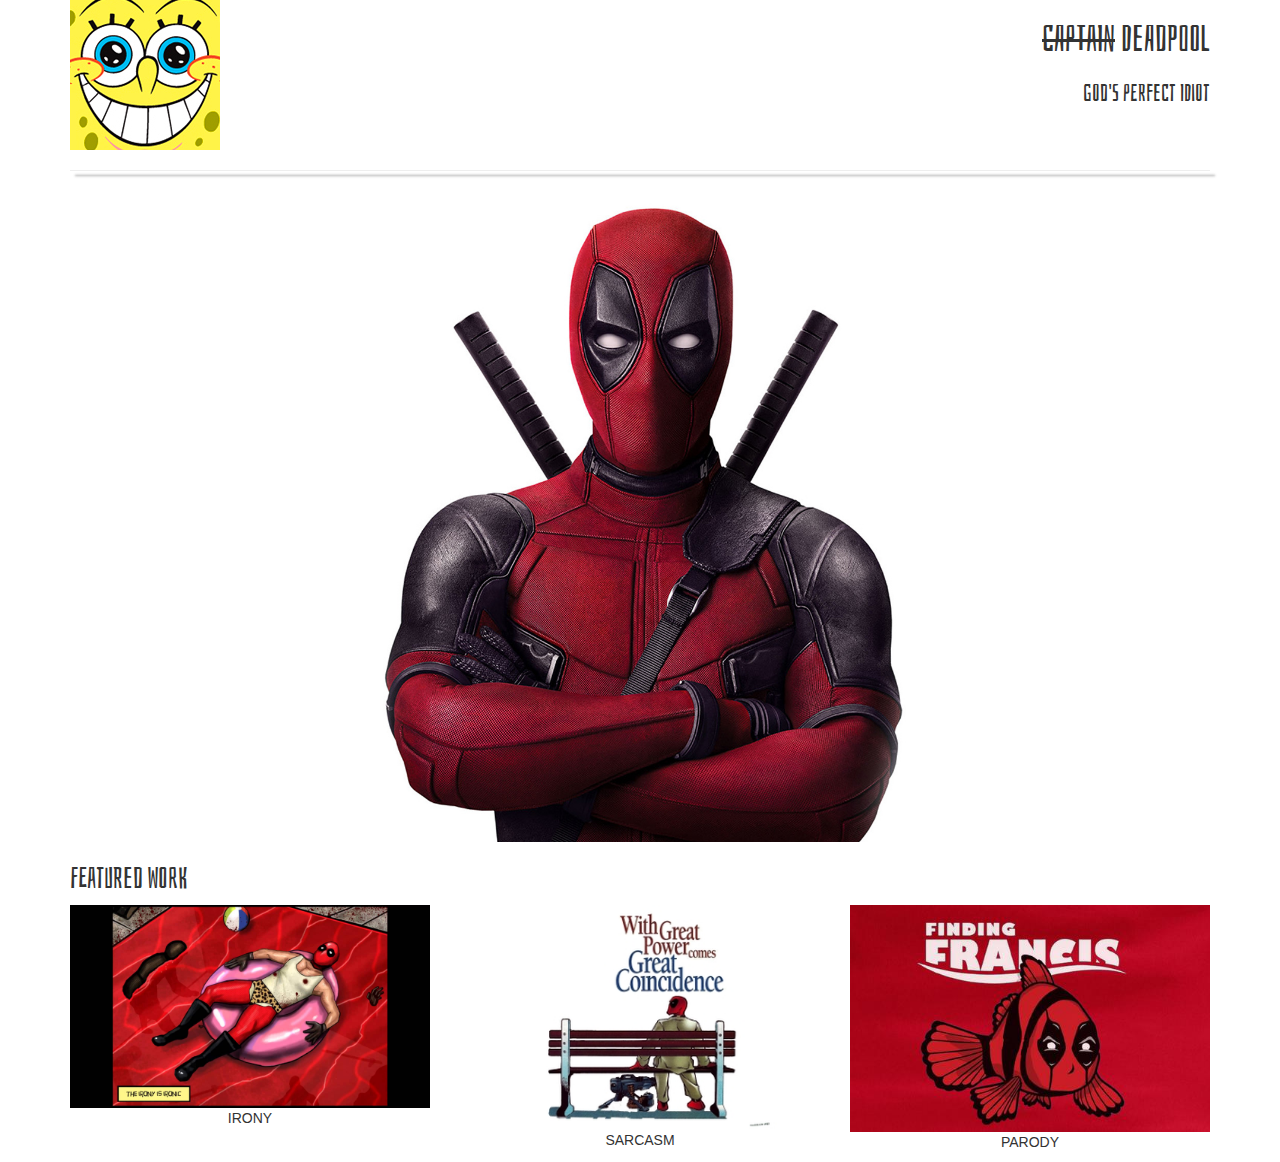
<file: pro4portfolio/index.html>
<!DOCTYPE html>
<html lang="en">

<head>
    <meta charset="UTF-8">
    <meta name="viewport" content="width=device-width, initial-scale=1.0">
    <title>Portfolio by KARTIK</title>
    <link href="css/bootstrap.min.css" rel="stylesheet">
    <link href="css/style.css" rel="stylesheet">
    <link href="https://fonts.googleapis.com/css?family=Bahiana" rel="stylesheet">
</head>

<body>
    <div class="container">
        <header class="row">
            <div class="col-md-6">
                <img src="images/spongebob150x150.png" class="img-responsive" alt="image">
            </div>
            <div class="col-md-6 header">
                <h1><del>Captain</del> Deadpool</h1>
                <h3>God's perfect idiot</h3>
            </div>
        </header>
        <hr>
        <div class="row section">
            <div class="col-md-12">
                <img src="images/dead1.jpg" class="img-responsive centrepic" alt="image">
            </div>
        </div>
        <div class="row">
            <div class="col-md-12">
                <h2>Featured Work</h2>
            </div>
        </div>
        <footer class="row">
            <div class="col-md-4">
                <img src="images/dead6.jpg" class="img-responsive irony" alt="image">
                <p>IRONY</p>
            </div>
            <div class="col-md-4">
                <img src="images/dead4.jpg" class="img-responsive" alt="image">
                <p>SARCASM</p>
            </div>
            <div class="col-md-4">
                <img src="images/dead5.jpg" class="img-responsive" alt="image">
                <p>PARODY</p>
            </div>
        </footer>
    </div>
</body>

</html>
</file>
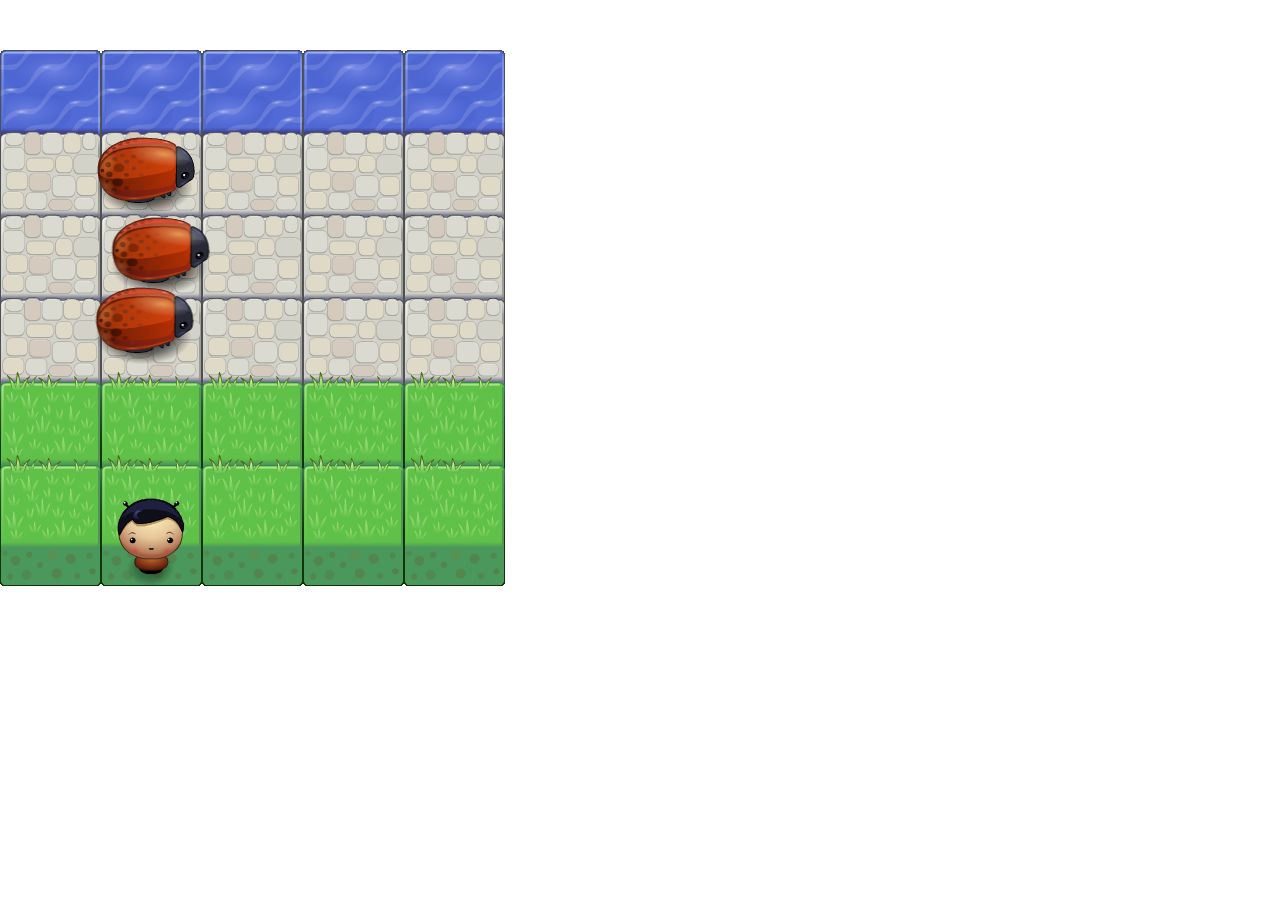
<file: pro6arcadegame/index.html>
<!DOCTYPE html>
<html>
<head>
    <meta charset="UTF-8">
    <title>Effective JavaScript: Frogger</title>
    <link rel="stylesheet" href="css/style.css">
</head>
<body>
    <script src="js/resources.js"></script>
    <script src="js/app.js"></script>
    <script src="js/engine.js"></script>
</body>
</html>
</file>
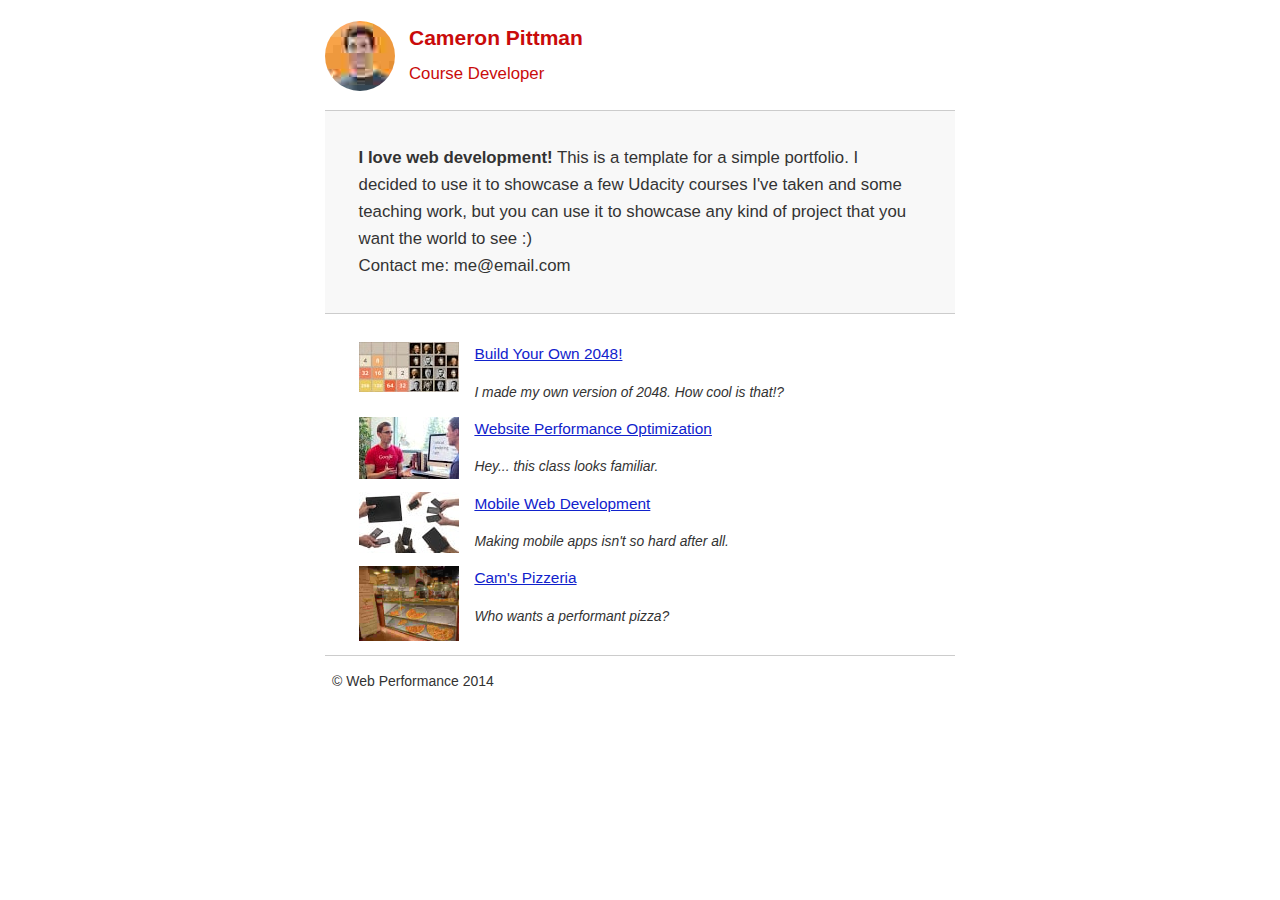
<file: pro7weboptimisation/index.html>
<!DOCTYPE html>
<html lang="en">
  <head>
    <meta charset="utf-8">
    <meta name="viewport" content="width=device-width, initial-scale=1">
    <meta name="description" content=" FILL ME IN ">
    <meta name="author" content=" FILL ME IN ">
    <title>Cameron Pittman: Portfolio</title>
    <style>
    html {
      font-size: 100%;
      overflow-y: scroll;
      -webkit-tap-highlight-color: rgba(0,0,0,0);
      -ms-text-size-adjust: 100%;
      -webkit-text-size-adjust: none;
    }
    body { margin: 0; font-size: 14px; line-height: 1.61; font-weight: 400; }
    body, button, input, select, textarea { font-family: 'Open Sans', sans-serif; color: #333; }

    a { color: #12C; }
    a:visited { color: #61C; }
    a:focus { outline: thin dotted; }
    a:hover, a:active { color: #c00; outline: 0; }

    b, strong { font-weight: bold; }
    pre, code { font-family: monospace, monospace; font-size: 1em; }
    ul, ol { margin: 1em 0; padding: 0 0 0 20px; }
    img { border: 0; max-width: 100%; }

    body { background: #fff; }
    header, footer, .container { max-width: 45em; margin: 0 auto; }

    header { padding: 0 0.5em; color: #C90B0B; }
    header img { border-radius: 40px; float: left; }
    header p { font-size:1.5em; font-weight: bold; padding-left: 4em;}
    header p span { font-size: 0.8em; font-weight: normal;}

    .hero { padding: 2em; background-color: #f8f8f8; font-size:1.2em;
      border-bottom: 1px solid #ccc;
      border-top: 1px solid #ccc;
    }

    .content { padding: 1em 1em; }
    .content li { list-style-type: none; font-size: 1.1em;}
    li img { float:left; padding-right: 1em; }
    li p { font-size: 0.9em; font-style: italic; }

    footer {
      padding: 0 0.5em;
      border-top: 1px solid #ccc;
    }
    footer span { float: right; font-style: italic; }

    @media only screen and (max-width: 480px) {
      body { font-size: 12px;}
      header p { padding-left: 4.5em;}
    }
    </style>
    <link href="css/print.css" rel="stylesheet" media="print">

    <script>
      (function(w,g){w['GoogleAnalyticsObject']=g;
      w[g]=w[g]||function(){(w[g].q=w[g].q||[]).push(arguments)};w[g].l=1*new Date();})(window,'ga');
      ga('create', 'UA-XXXX-Y');
      ga('send', 'pageview');
    </script>
    <script async src="http://www.google-analytics.com/analytics.js"</script>
    <script async src="js/perfmatters.js"></script>
  </head>
  <body>
    <header>
      <a href="/"><img src="img/profilepic.jpg"></a>
      <p>Cameron Pittman<br><span>Course Developer</span></p>
    </header>
    <div class="container">
      <div class="hero">
        <strong>I love web development!</strong> This is a template for a simple portfolio. I decided to use it to showcase a few Udacity courses I've taken and some teaching work, but you can use it to showcase any kind of project that you want the world to see :) <br> Contact me: me@email.com
      </div>
      <div class="content">
        <ul>
          <li>
            <img src="img/2048thumb.jpg">
            <a href="project-2048.html">Build Your Own 2048!</a>
            <p>I made my own version of 2048. How cool is that!?</p>
          </li>
          <li>
            <img src="img/webthumb.jpg">
            <a href="project-webperf.html">Website Performance Optimization</a>
            <p>Hey... this class looks familiar.</p>
          </li>
          <li>
            <img src="img/mobilethumb.jpg">
            <a href="project-mobile.html">Mobile Web Development</a>
            <p>Making mobile apps isn't so hard after all.</p>
          </li>
          <li>
            <img style="width: 100px;" src="views/images/pizzeria1.jpg">
            <a href="views/pizza.html">Cam's Pizzeria</a>
            <p>Who wants a performant pizza?</p>
          </li>
        </ul>
      </div>
      <footer>
        <p>&copy; Web Performance 2014 <span id="crp-stats"></span></p>
      </footer>
    </div>
  </body>
</html>
</file>
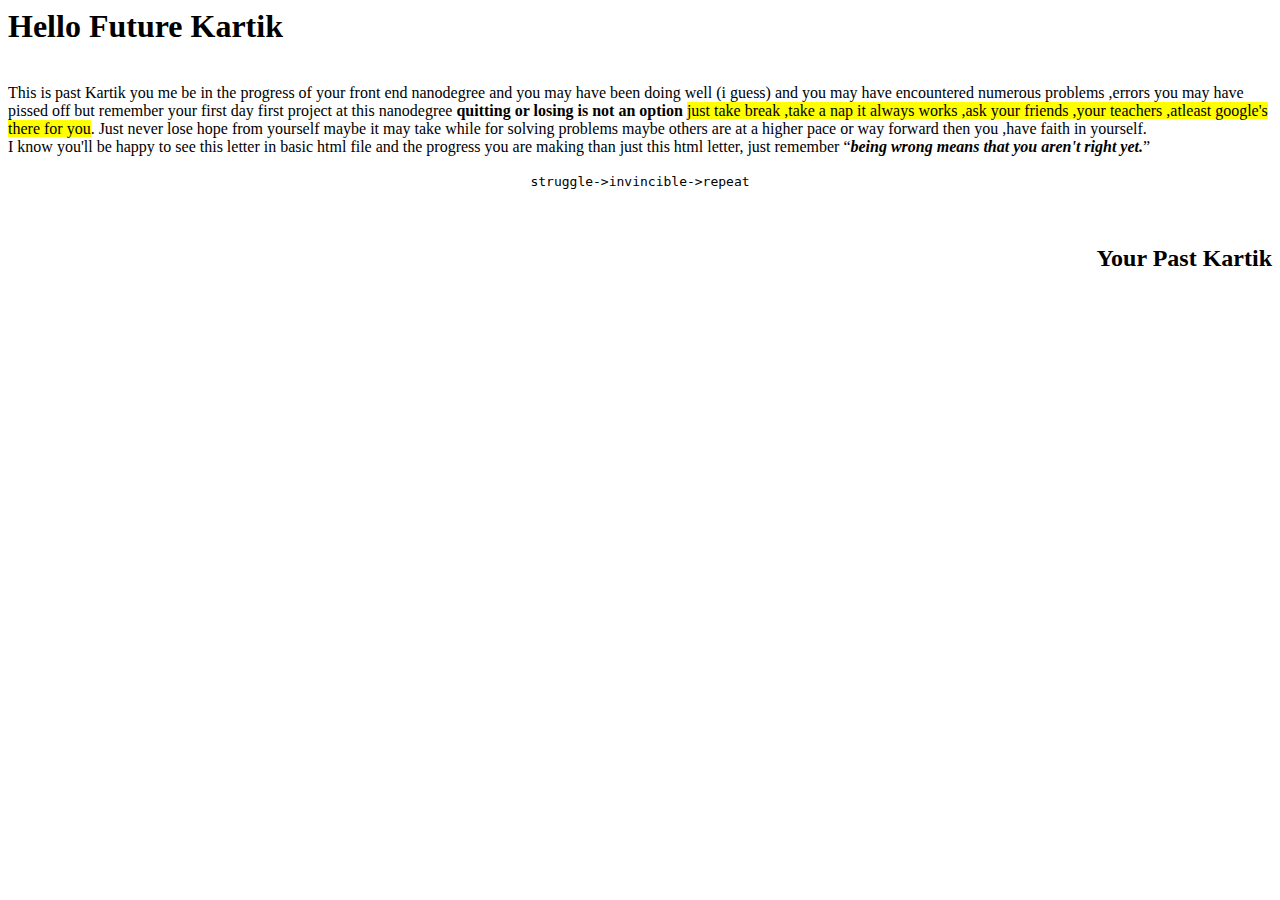
<file: pro1letter to future/lettertokartik.html>
<html>
<h1>Hello Future Kartik</h1><br>
This is past Kartik you me be in the progress of your front end nanodegree and you may have been doing well (i guess) and you may have encountered numerous problems ,errors you may have pissed off but remember your first day first project at this nanodegree <b>quitting or losing is not an option</b> <mark>just take break ,take a nap it always works ,ask your friends ,your teachers ,atleast google's there for you</mark>. Just never lose hope from yourself maybe it may take while for solving problems maybe others are at a higher pace or way forward then you ,have faith in yourself.<br>
I know you'll be happy to see this letter in basic html file and the progress you are making than just this html letter, just remember <q><b><i>being wrong means that you aren't right yet.</i></b></q><br><br>
<center><code>struggle->invincible->repeat</code></center><br><br>
<div align=right><h2>Your Past Kartik</h2></div>
</html>
</file>
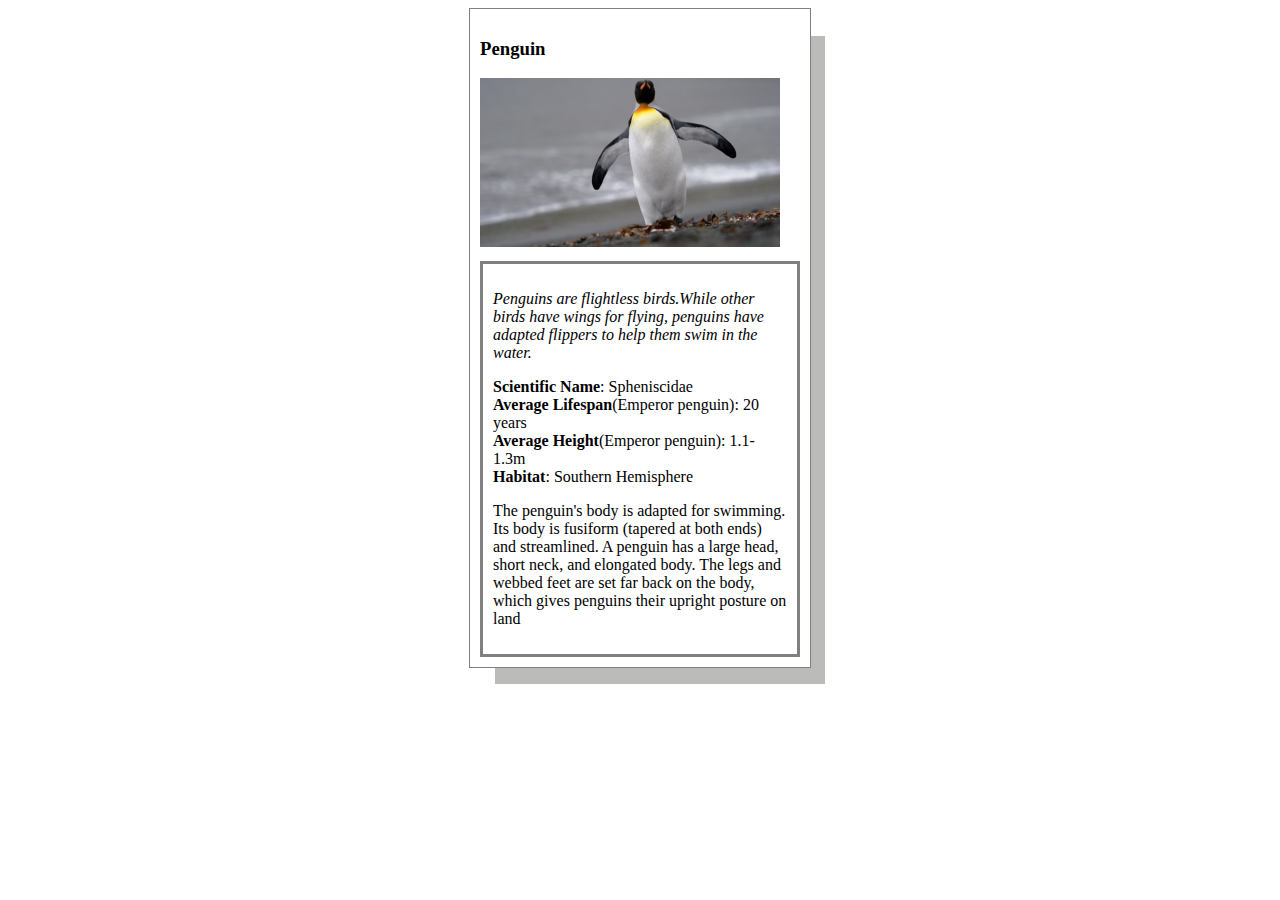
<file: pro3fend-animal-trading-cards-master/card.html>
<!DOCTYPE html>
<html>
<head>
	<meta charset="utf-8">
	<link href="styles.css" rel="stylesheet" type="text/css">
	<title>Animal Trading Cards</title>
</head>
<body>
	<div class="penguin-card">
		<h3>Penguin</h3>
		<img src="penguin.png" alt="penguin" class="penguin-image">
		<div class="penguin-description">
			<p><em>Penguins are flightless birds.While other birds have wings for flying, penguins have adapted flippers to help them swim in the water.</em></p>
			<ul class="penguin-facts">
				<li><span><strong>Scientific Name</strong></span>: Spheniscidae</li>
				<li><span><strong>Average Lifespan</strong>(Emperor penguin)</span>: 20 years</li>
				<li><span><strong>Average Height</strong>(Emperor penguin)</span>: 1.1-1.3m</li>
				<li><span><strong>Habitat</strong></span>: Southern Hemisphere</li>
			</ul>
			<p>The penguin's body is adapted for swimming. Its body is fusiform (tapered at both ends) and streamlined. A penguin has a large head, short neck, and elongated body. The legs and webbed feet are set far back on the body, which gives penguins their upright posture on land</p>
		</div>
	</div>
</body>
</html>
</file>
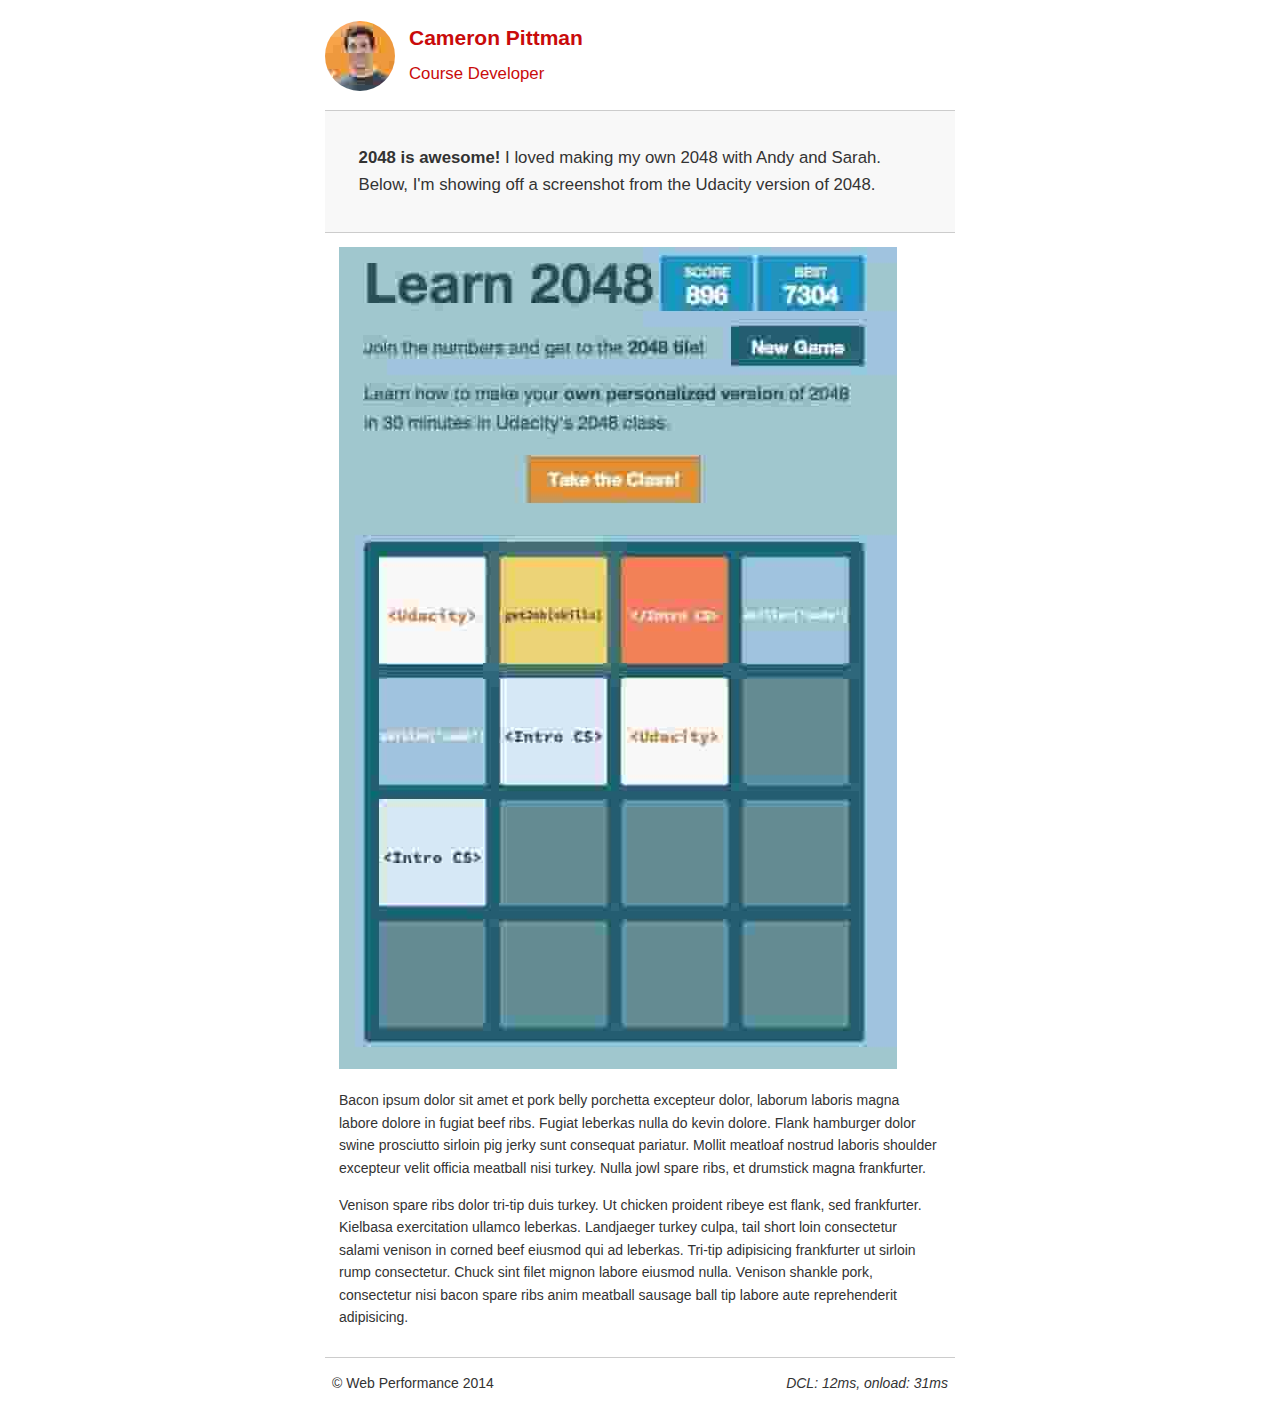
<file: pro7weboptimisation/project-2048.html>
<!DOCTYPE html>
<html lang="en">
  <head>
    <meta charset="utf-8">
    <meta name="viewport" content="width=device-width, initial-scale=1">
    <meta name="description" content=" FILL ME IN ">
    <meta name="author" content=" FILL ME IN ">
    <title>Cameron Pittman: Portfolio</title>
    <link href="css/style.css" rel="stylesheet">
    <link href="css/print.css" rel="stylesheet" media="print">
    <script>
      (function(w,g){w['GoogleAnalyticsObject']=g;
      w[g]=w[g]||function(){(w[g].q=w[g].q||[]).push(arguments)};w[g].l=1*new Date();})(window,'ga');
      ga('create', 'UA-XXXX-Y');
      ga('send', 'pageview');
    </script>
    <script async src="//www.google-analytics.com/analytics.js"></script>
    <script async src="js/perfmatters.js"></script>
  </head>
  <body>
    <header>
      <a href="/"><img src="img/profilepic.jpg"></a>
      <p>Cameron Pittman<br><span>Course Developer</span></p>
    </header>
    <div class="container">
      <div class="hero">
        <strong>2048 is awesome!</strong> I loved making my own 2048 with Andy and Sarah. Below, I'm showing off a screenshot from the Udacity version of 2048.
      </div>
      <div class="content">
        <img class="img-responsive" src="img/20481.jpg" alt="2048">
        <p>Bacon ipsum dolor sit amet et pork belly porchetta excepteur dolor, laborum laboris magna labore dolore in fugiat beef ribs. Fugiat leberkas nulla do kevin dolore. Flank hamburger dolor swine prosciutto sirloin pig jerky sunt consequat pariatur. Mollit meatloaf nostrud laboris shoulder excepteur velit officia meatball nisi turkey. Nulla jowl spare ribs, et drumstick magna frankfurter.</p>
        <p>Venison spare ribs dolor tri-tip duis turkey. Ut chicken proident ribeye est flank, sed frankfurter. Kielbasa exercitation ullamco leberkas. Landjaeger turkey culpa, tail short loin consectetur salami venison in corned beef eiusmod qui ad leberkas. Tri-tip adipisicing frankfurter ut sirloin rump consectetur. Chuck sint filet mignon labore eiusmod nulla. Venison shankle pork, consectetur nisi bacon spare ribs anim meatball sausage ball tip labore aute reprehenderit adipisicing.</p>
    </div>
    <footer>
      <p>&copy; Web Performance 2014 <span id="crp-stats"></span></p>
    </footer>
  </body>
</html>
</file>
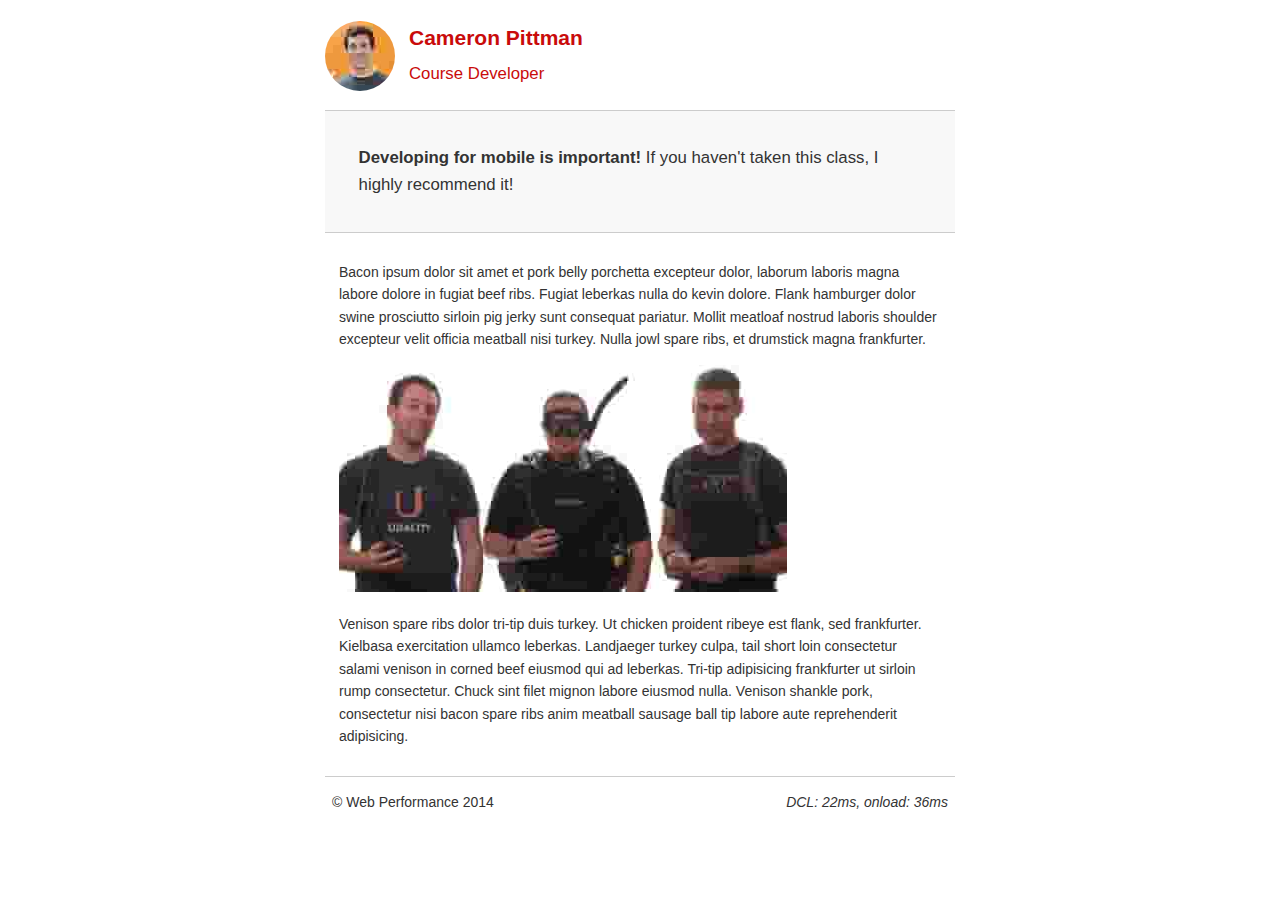
<file: pro7weboptimisation/project-mobile.html>
<!DOCTYPE html>
<html lang="en">
  <head>
    <meta charset="utf-8">
    <meta name="viewport" content="width=device-width, initial-scale=1">
    <meta name="description" content=" FILL ME IN ">
    <meta name="author" content=" FILL ME IN ">
    <title>Cameron Pitman: Portfolio</title>
    <link href="css/style.css" rel="stylesheet">
    <link href="css/print.css" rel="stylesheet" media ="print">
    <script>
      (function(w,g){w['GoogleAnalyticsObject']=g;
      w[g]=w[g]||function(){(w[g].q=w[g].q||[]).push(arguments)};w[g].l=1*new Date();})(window,'ga');
      ga('create', 'UA-XXXX-Y');
      ga('send', 'pageview');
    </script>
    <script async src="http://www.google-analytics.com/analytics.js"></script>
    <script async src="js/perfmatters.js"></script>
  </head>
  <body>
    <header>
      <a href="/"><img src="img/profilepic.jpg"></a>
      <p>Cameron Pittman<br><span>Course Developer</span></p>
    </header>
    <div class="container">
      <div class="hero">
        <strong>Developing for mobile is important!</strong> If you haven't taken this class, I highly recommend it!
      </div>
      <div class="content">
        <p>Bacon ipsum dolor sit amet et pork belly porchetta excepteur dolor, laborum laboris magna labore dolore in fugiat beef ribs. Fugiat leberkas nulla do kevin dolore. Flank hamburger dolor swine prosciutto sirloin pig jerky sunt consequat pariatur. Mollit meatloaf nostrud laboris shoulder excepteur velit officia meatball nisi turkey. Nulla jowl spare ribs, et drumstick magna frankfurter.</p>
        <img src="img/mobilewebdev1.jpg">
        <p>Venison spare ribs dolor tri-tip duis turkey. Ut chicken proident ribeye est flank, sed frankfurter. Kielbasa exercitation ullamco leberkas. Landjaeger turkey culpa, tail short loin consectetur salami venison in corned beef eiusmod qui ad leberkas. Tri-tip adipisicing frankfurter ut sirloin rump consectetur. Chuck sint filet mignon labore eiusmod nulla. Venison shankle pork, consectetur nisi bacon spare ribs anim meatball sausage ball tip labore aute reprehenderit adipisicing.</p>
    </div>
    <footer>
      <p>&copy; Web Performance 2014 <span id="crp-stats"></span></p>
    </footer>
  </body>
</html>
</file>
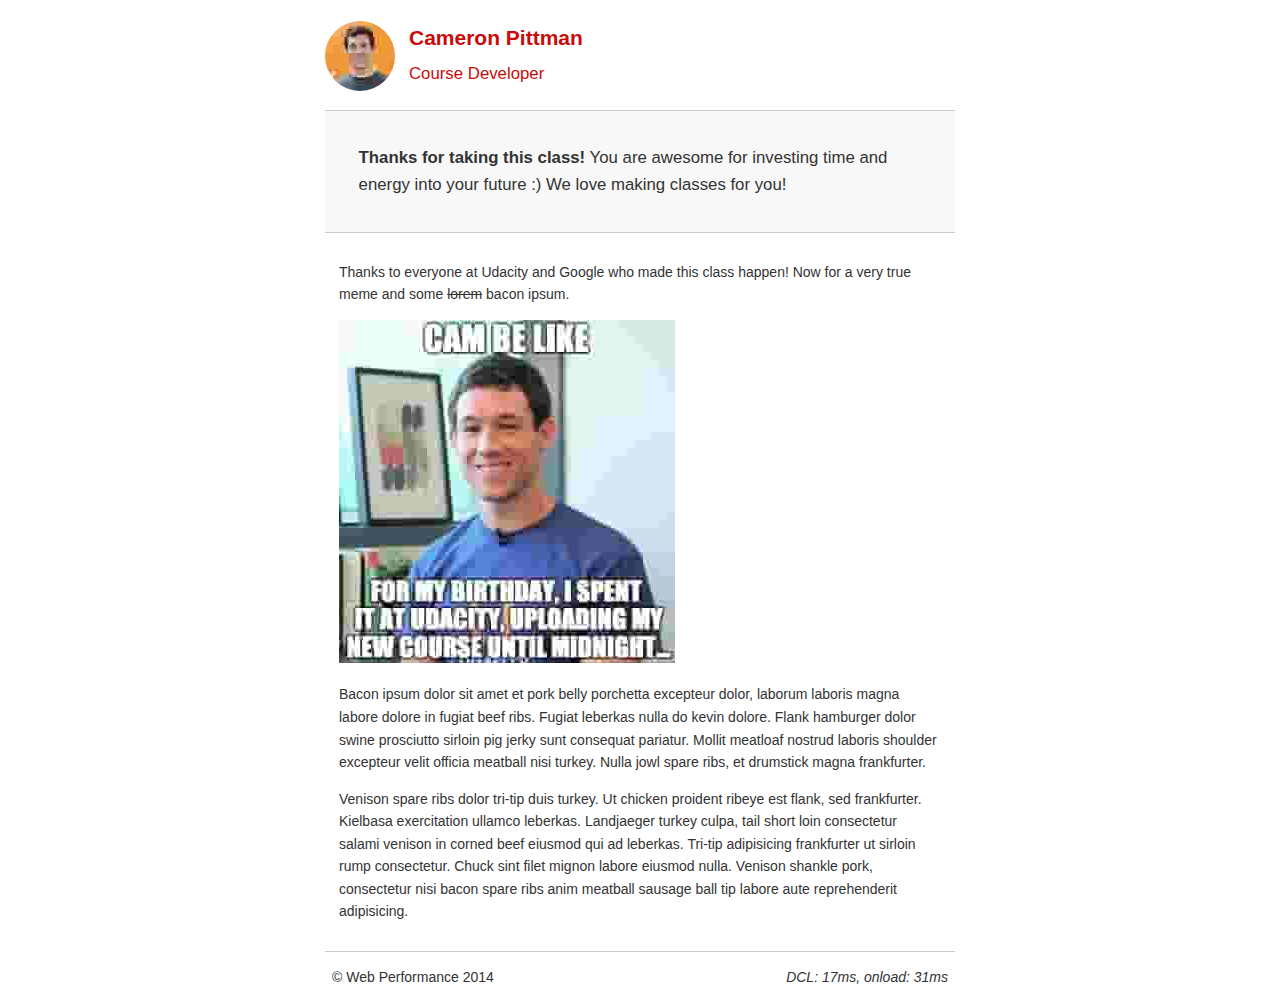
<file: pro7weboptimisation/project-webperf.html>
<!DOCTYPE html>
<html lang="en">
  <head>
    <meta charset="utf-8">
    <meta name="viewport" content="width=device-width, initial-scale=1">
    <meta name="description" content=" FILL ME IN ">
    <meta name="author" content=" FILL ME IN ">
    <title>Cameron Pittman: Portfolio</title>
    <link href="css/style.css" rel="stylesheet">
    <link href="css/print.css" rel="stylesheet" media="print">
    <script>
      (function(w,g){w['GoogleAnalyticsObject']=g;
      w[g]=w[g]||function(){(w[g].q=w[g].q||[]).push(arguments)};w[g].l=1*new Date();})(window,'ga');
      ga('create', 'UA-XXXX-Y');
      ga('send', 'pageview');
    </script>
    <script async src="http://www.google-analytics.com/analytics.js"></script>
    <script async src="js/perfmatters.js"></script>
  </head>
  <body>
    <header>
      <a href="/"><img src="img/profilepic.jpg"></a>
      <p>Cameron Pittman<br><span>Course Developer</span></p>
    </header>
    <div class="container">
      <div class="hero">
        <strong>Thanks for taking this class!</strong> You are awesome for investing time and energy into your future :) We love making classes for you!
      </div>
      <div class="content">
        <p>Thanks to everyone at Udacity and Google who made this class happen! Now for a very true meme and some <strike>lorem</strike> bacon ipsum.</p>
        <img src="img/cam_be_like1.jpg">
        <p>Bacon ipsum dolor sit amet et pork belly porchetta excepteur dolor, laborum laboris magna labore dolore in fugiat beef ribs. Fugiat leberkas nulla do kevin dolore. Flank hamburger dolor swine prosciutto sirloin pig jerky sunt consequat pariatur. Mollit meatloaf nostrud laboris shoulder excepteur velit officia meatball nisi turkey. Nulla jowl spare ribs, et drumstick magna frankfurter.</p>
        <p>Venison spare ribs dolor tri-tip duis turkey. Ut chicken proident ribeye est flank, sed frankfurter. Kielbasa exercitation ullamco leberkas. Landjaeger turkey culpa, tail short loin consectetur salami venison in corned beef eiusmod qui ad leberkas. Tri-tip adipisicing frankfurter ut sirloin rump consectetur. Chuck sint filet mignon labore eiusmod nulla. Venison shankle pork, consectetur nisi bacon spare ribs anim meatball sausage ball tip labore aute reprehenderit adipisicing.</p>
      </div>
      <footer>
      <p>&copy; Web Performance 2014 <span id="crp-stats"></span></p>
    </footer>
  </body>
</html>
</file>
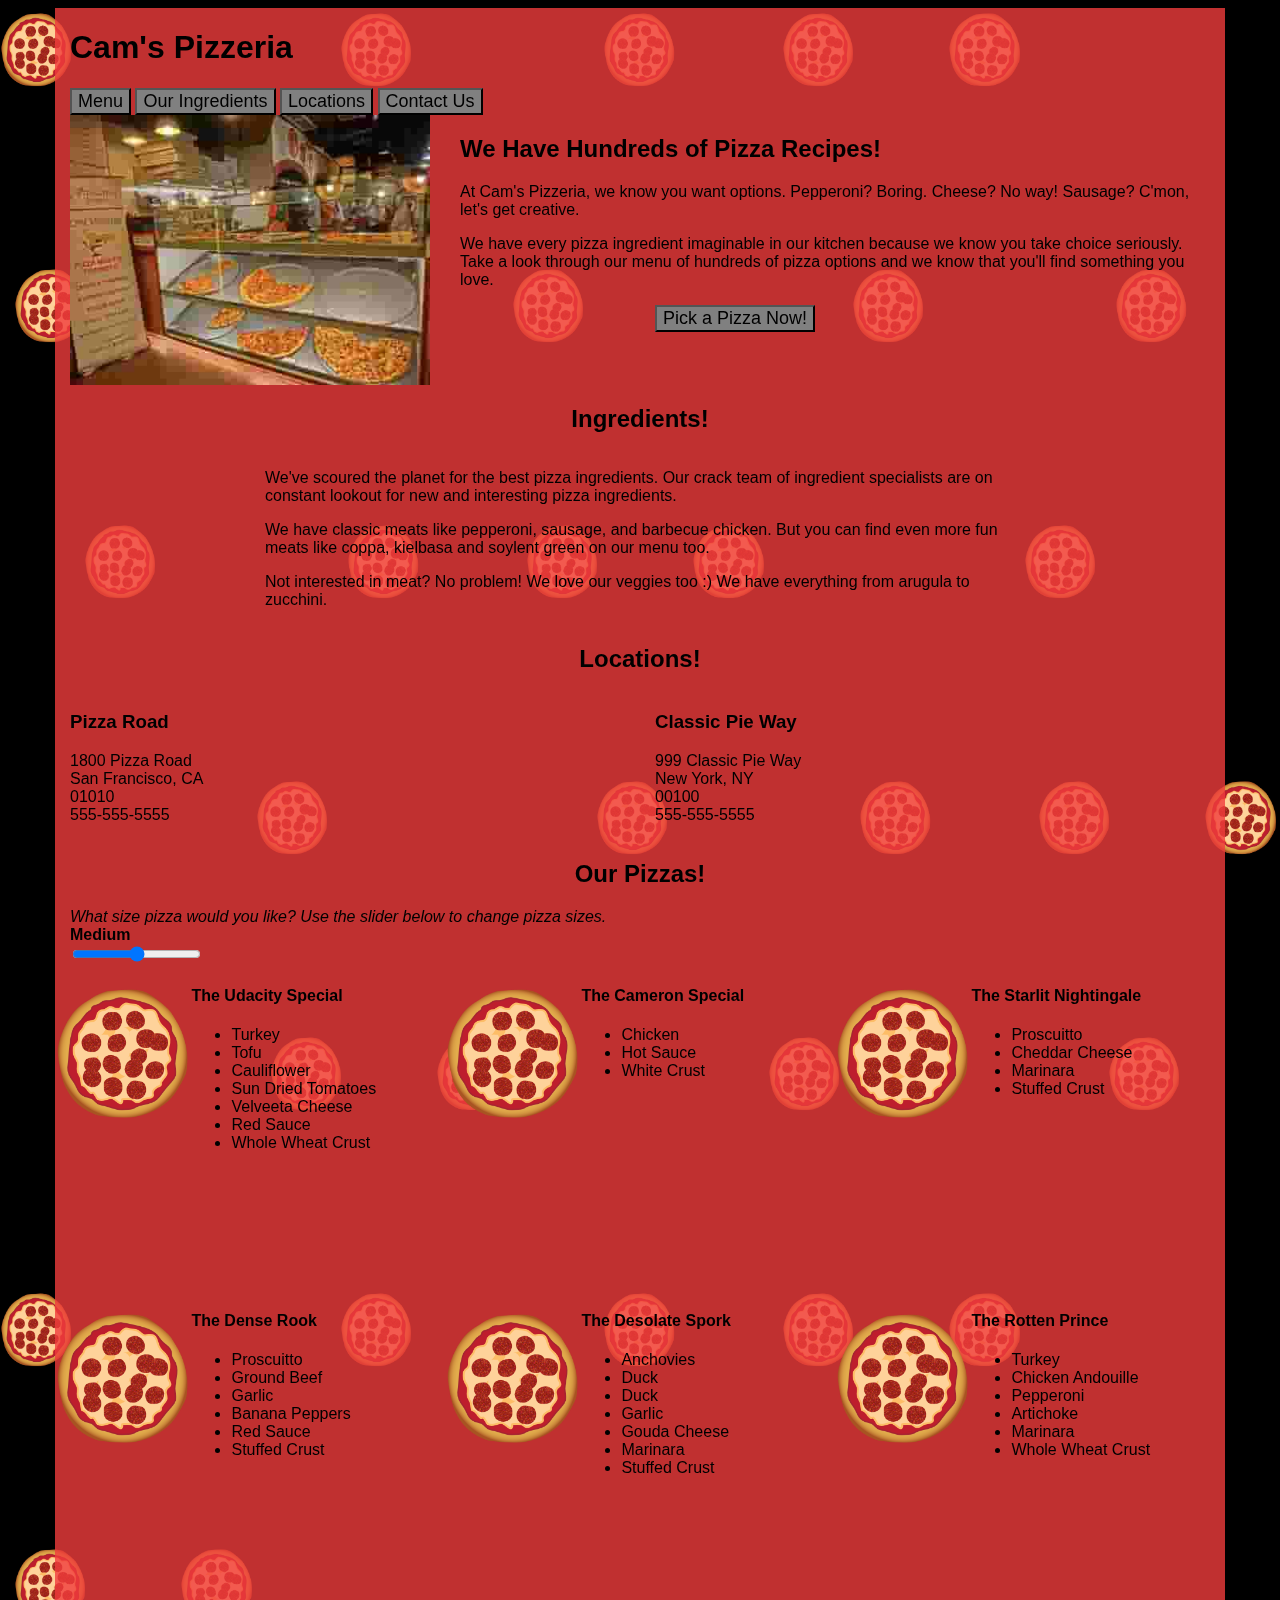
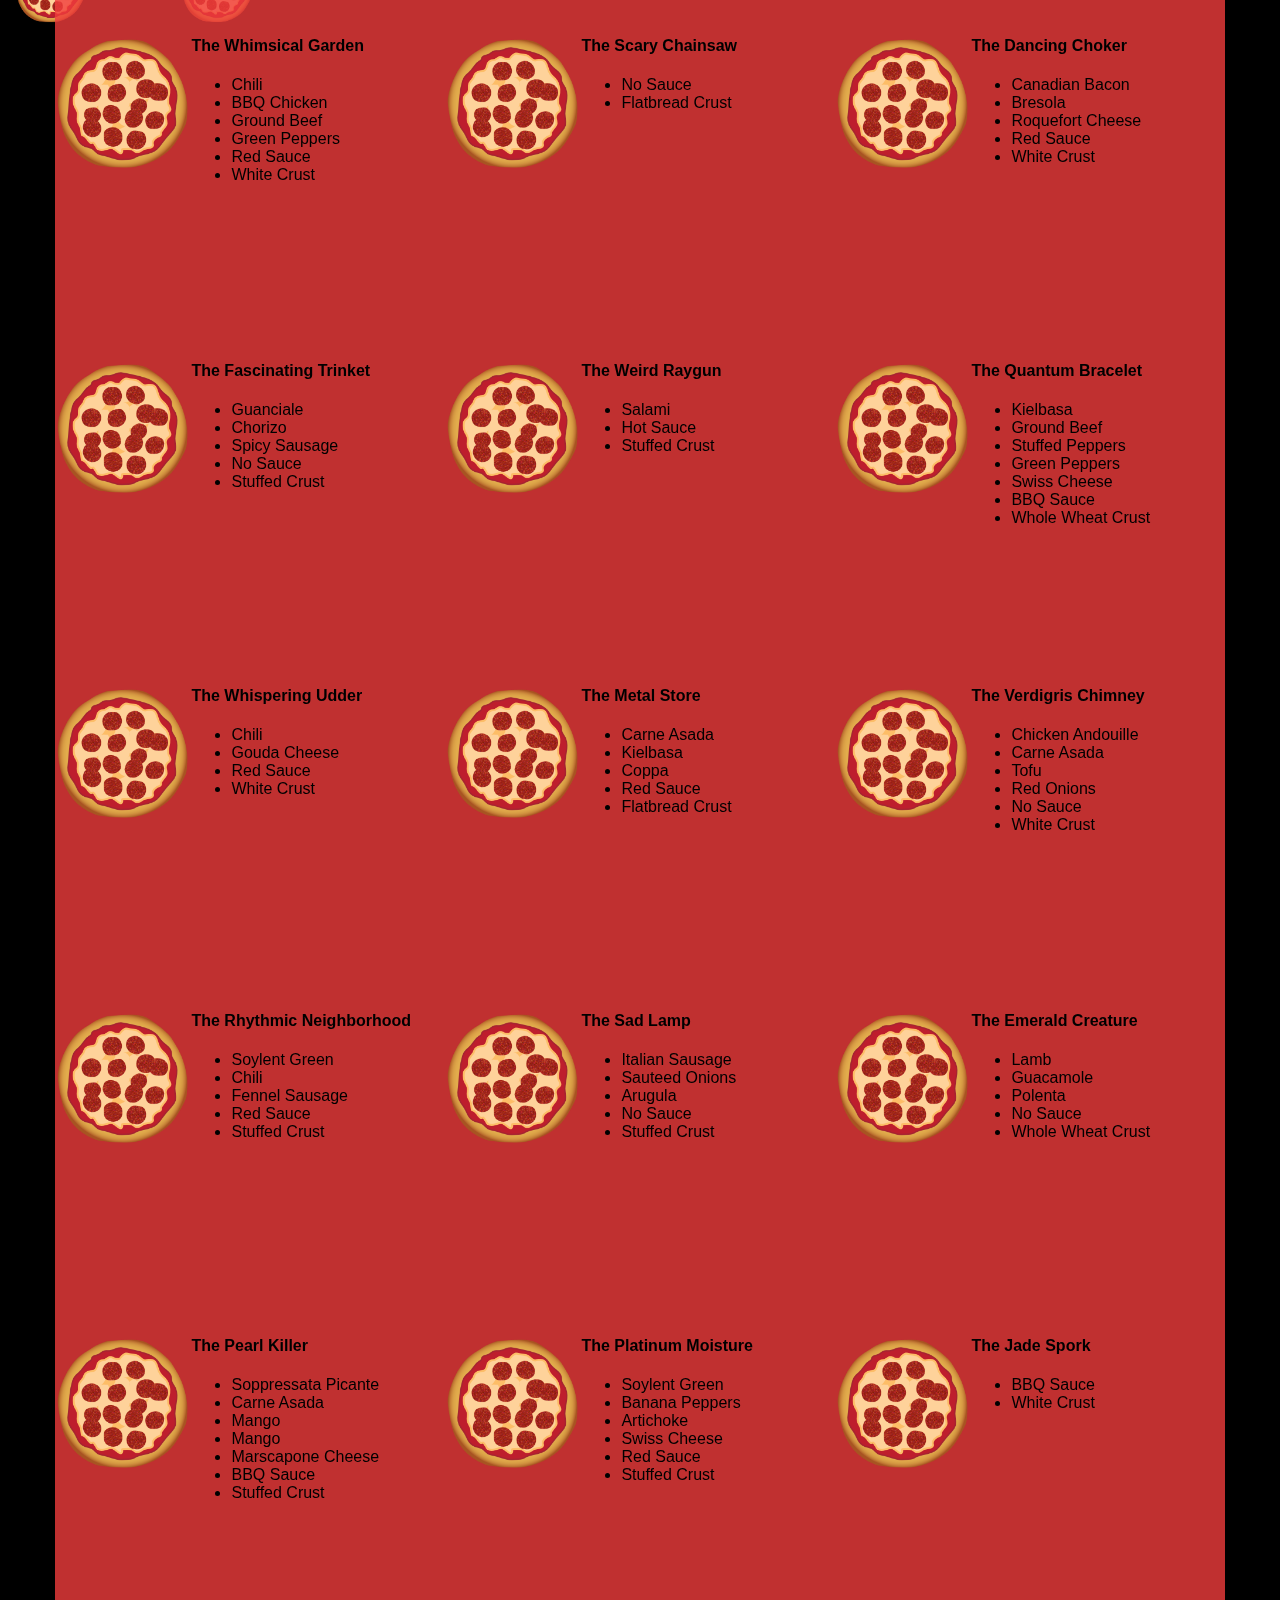
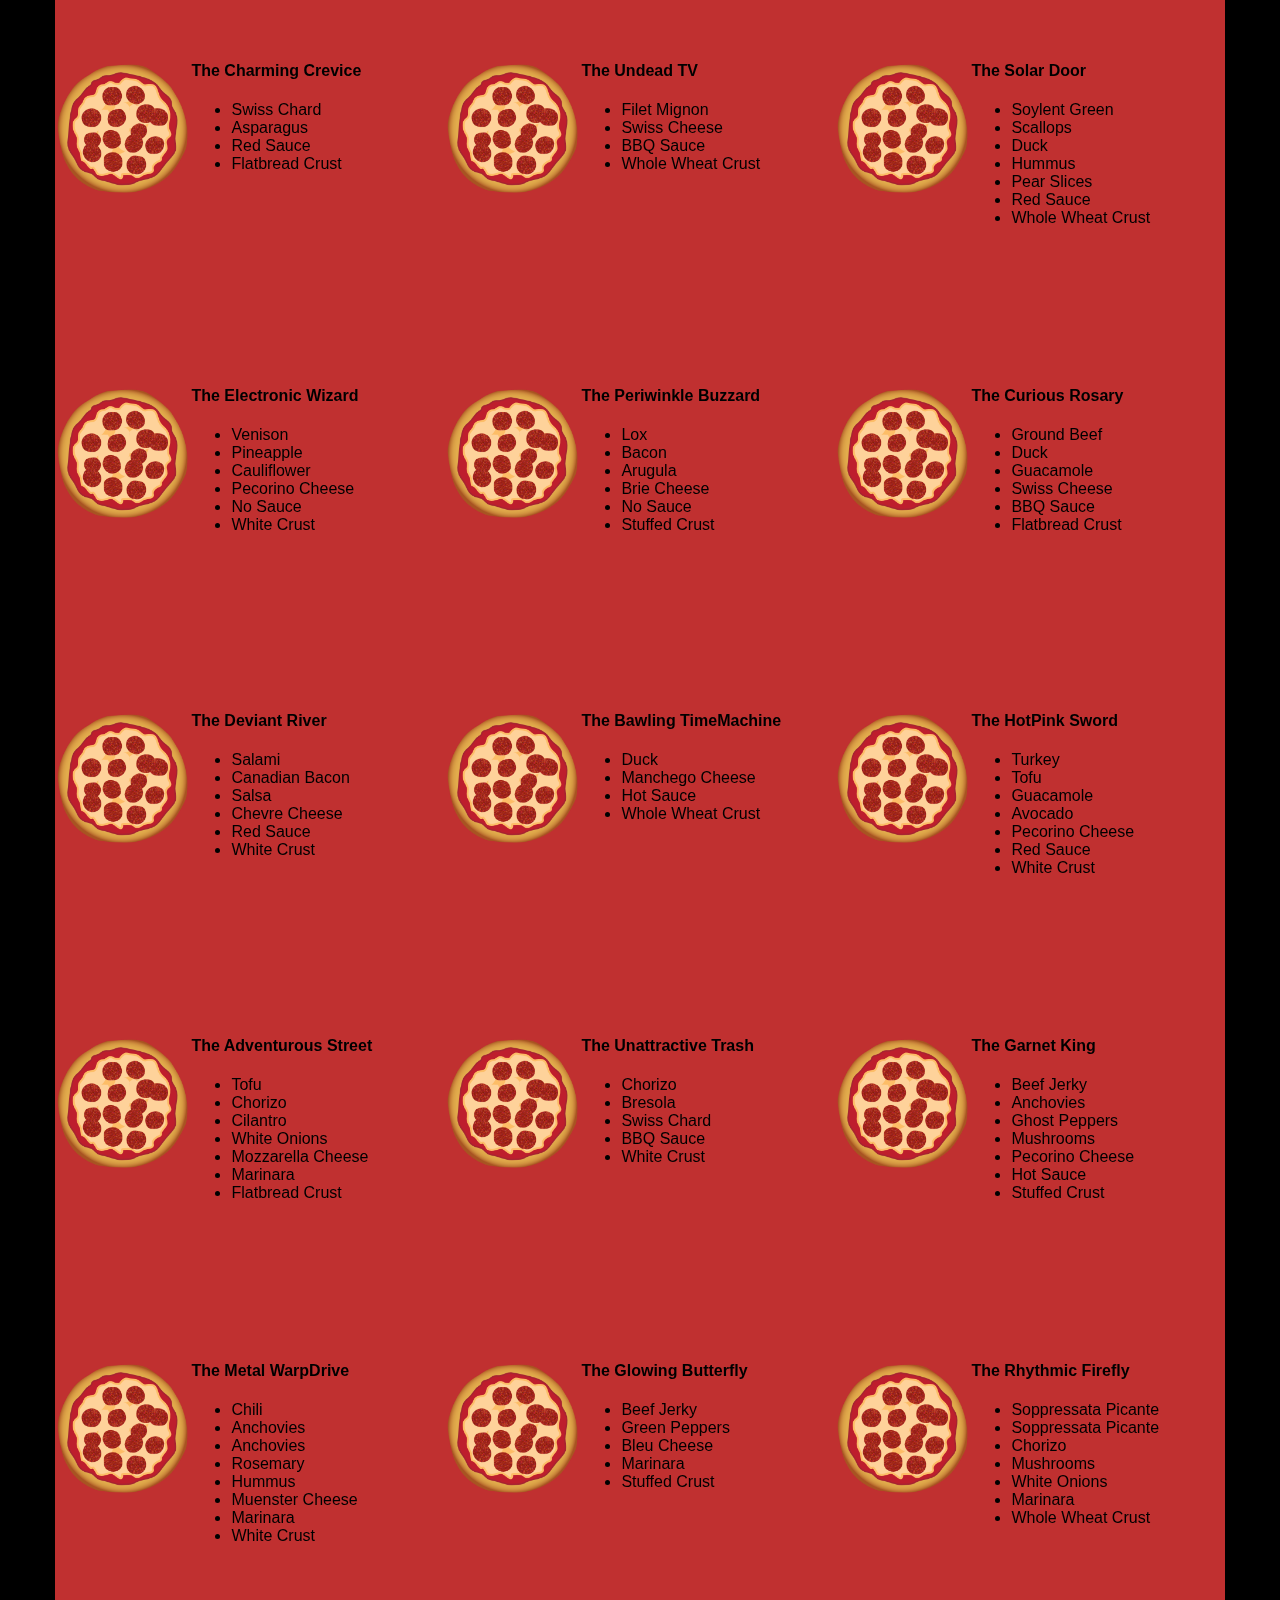
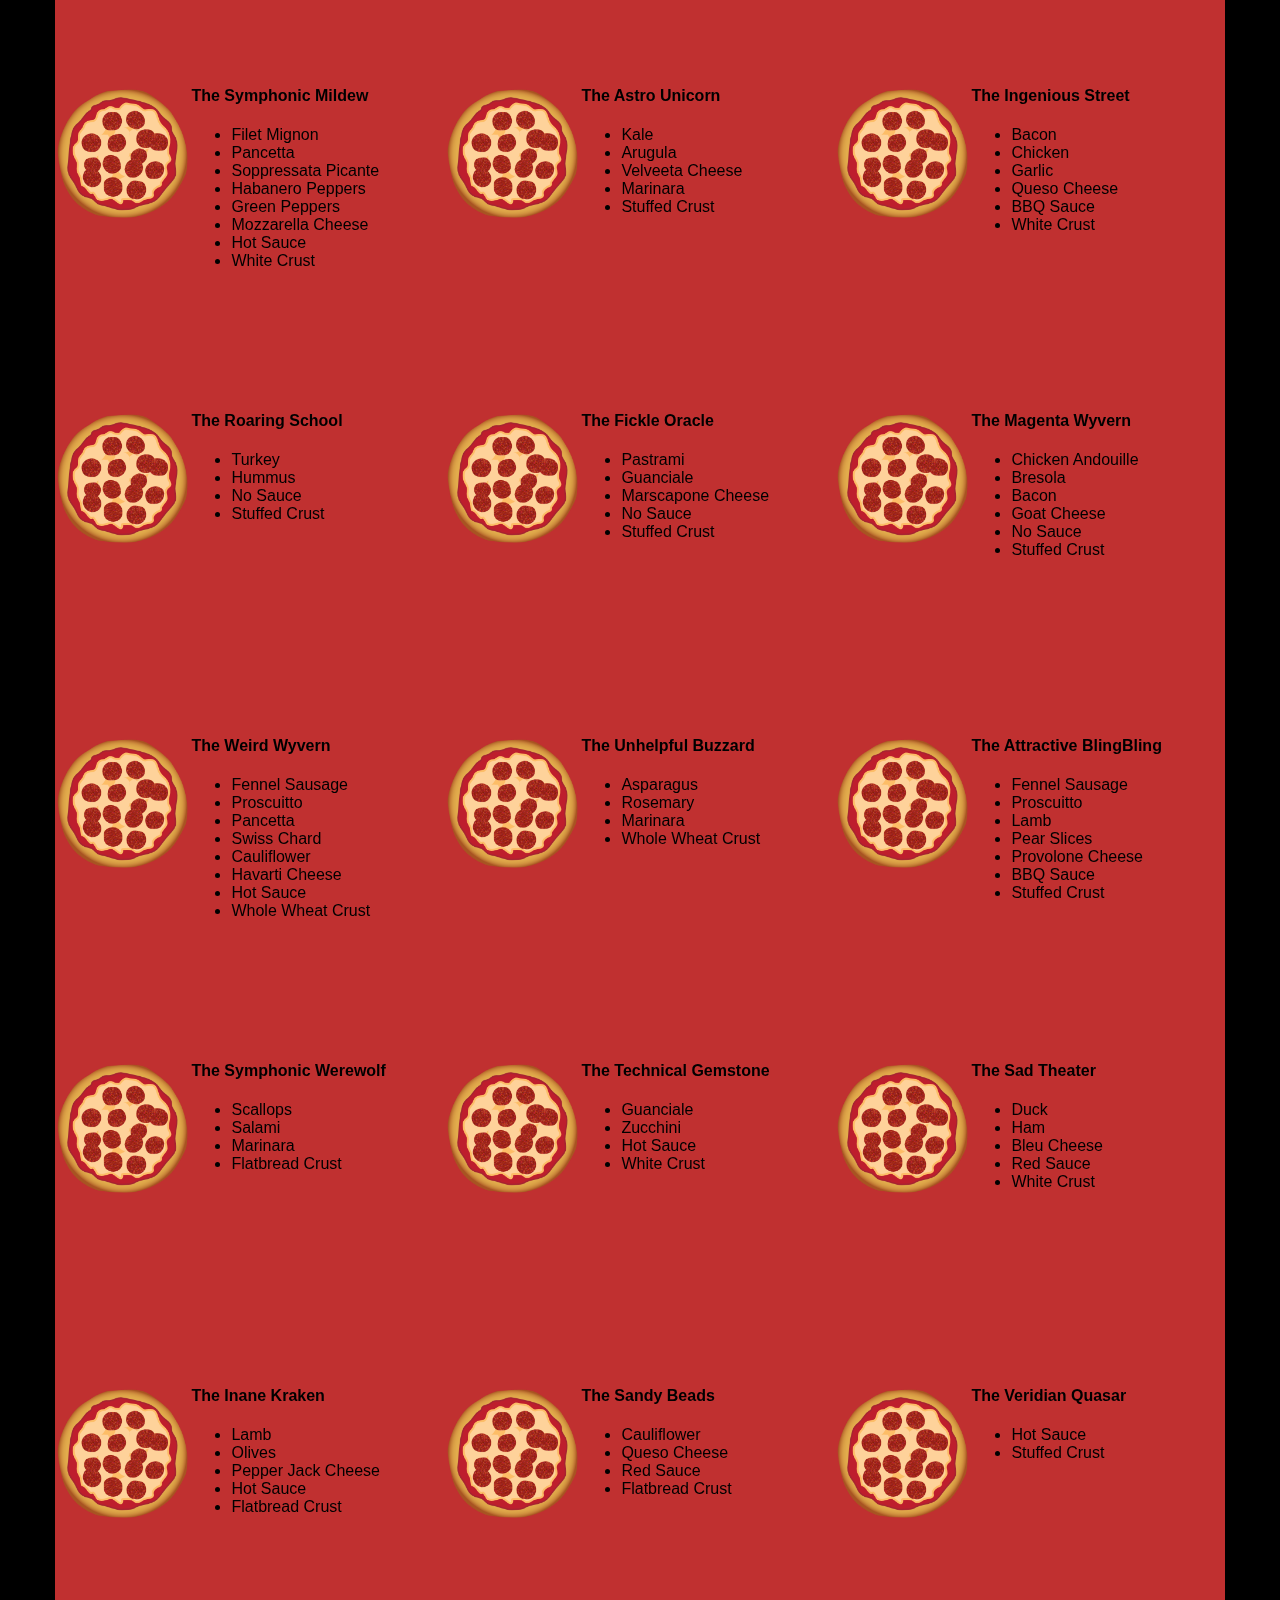
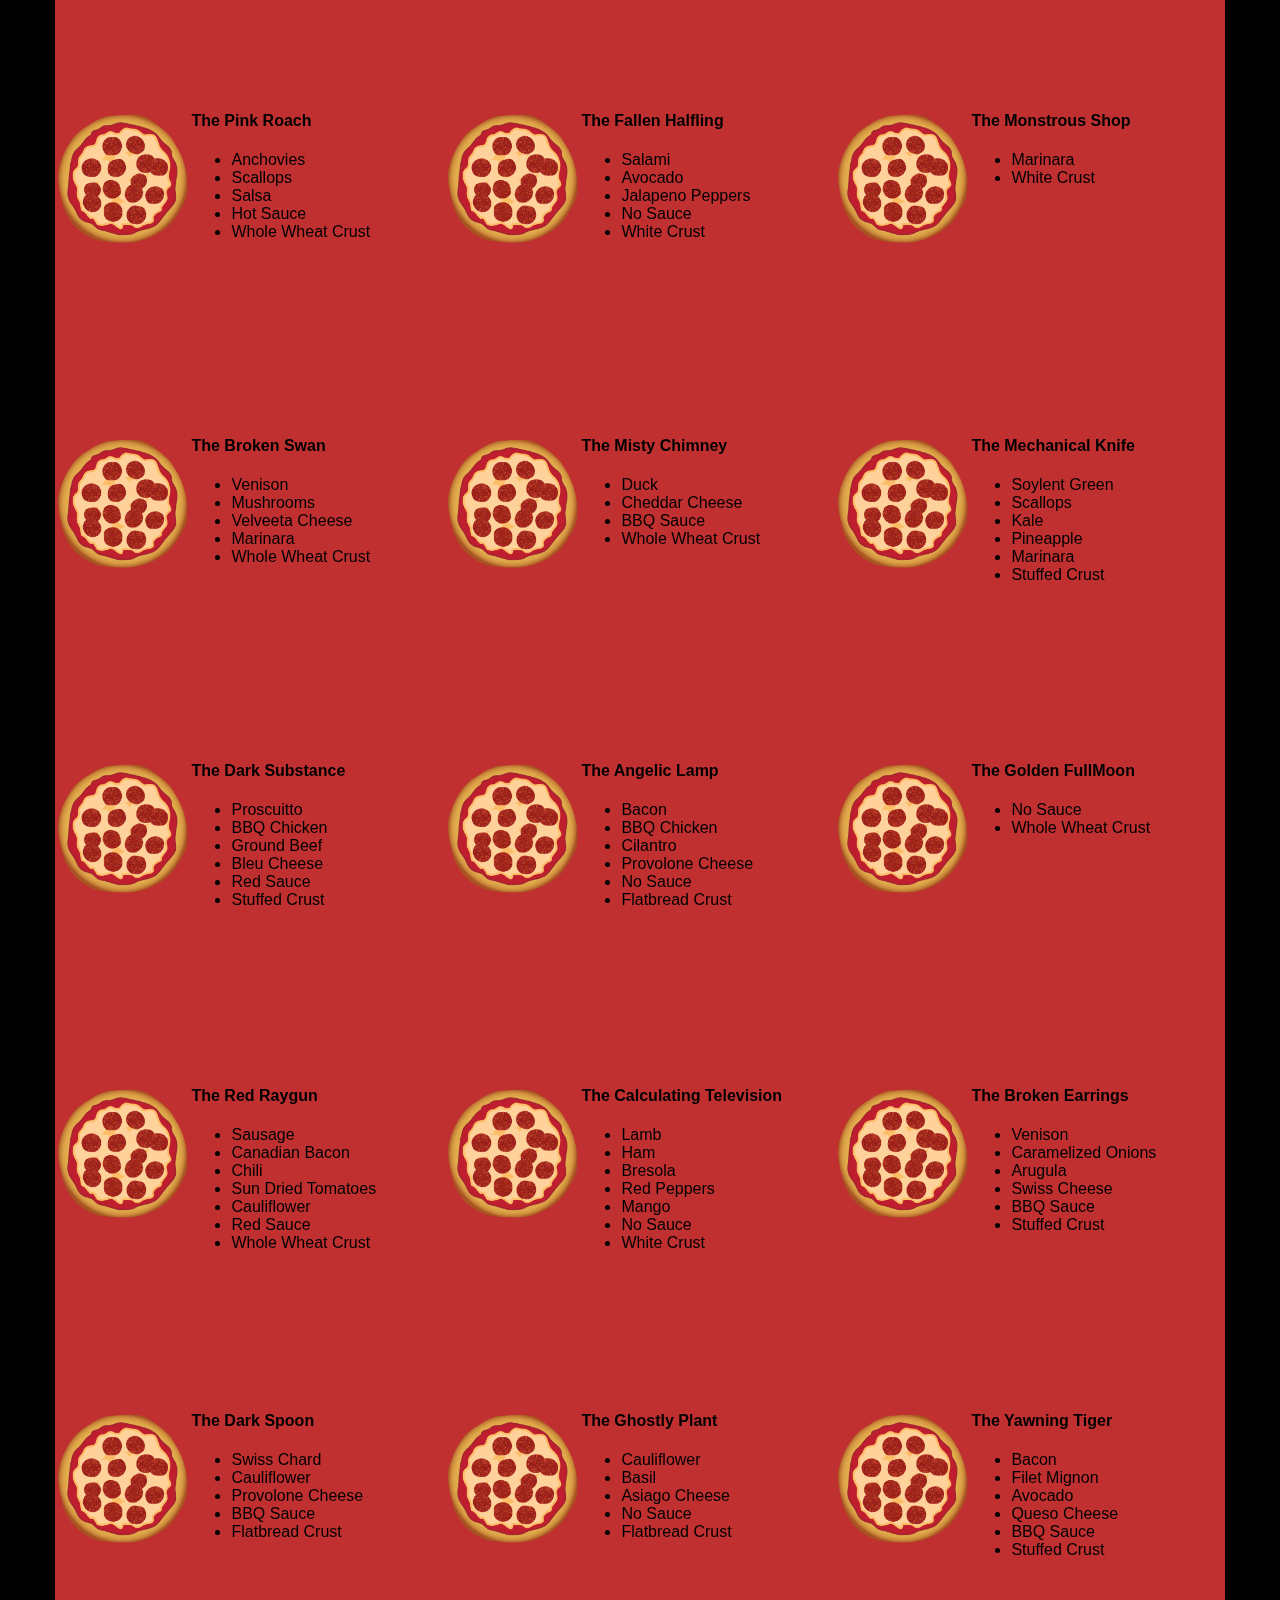
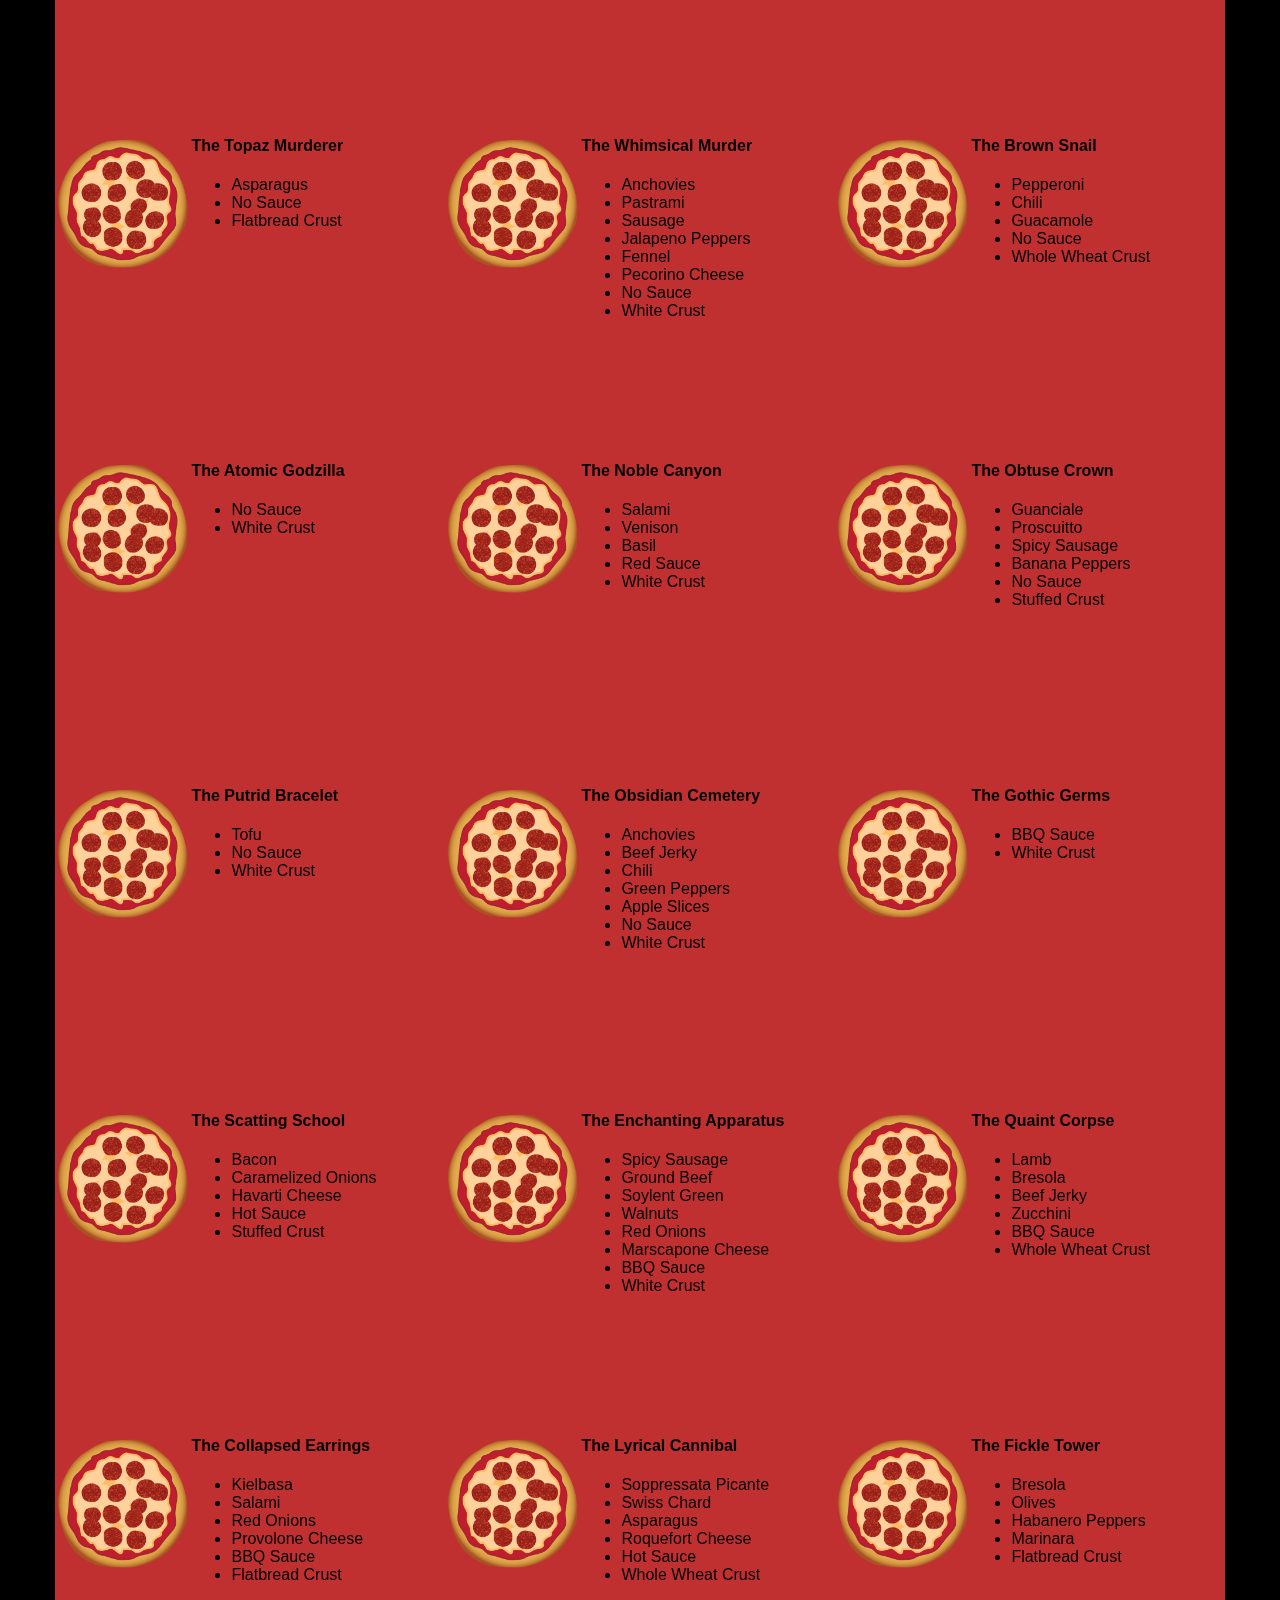
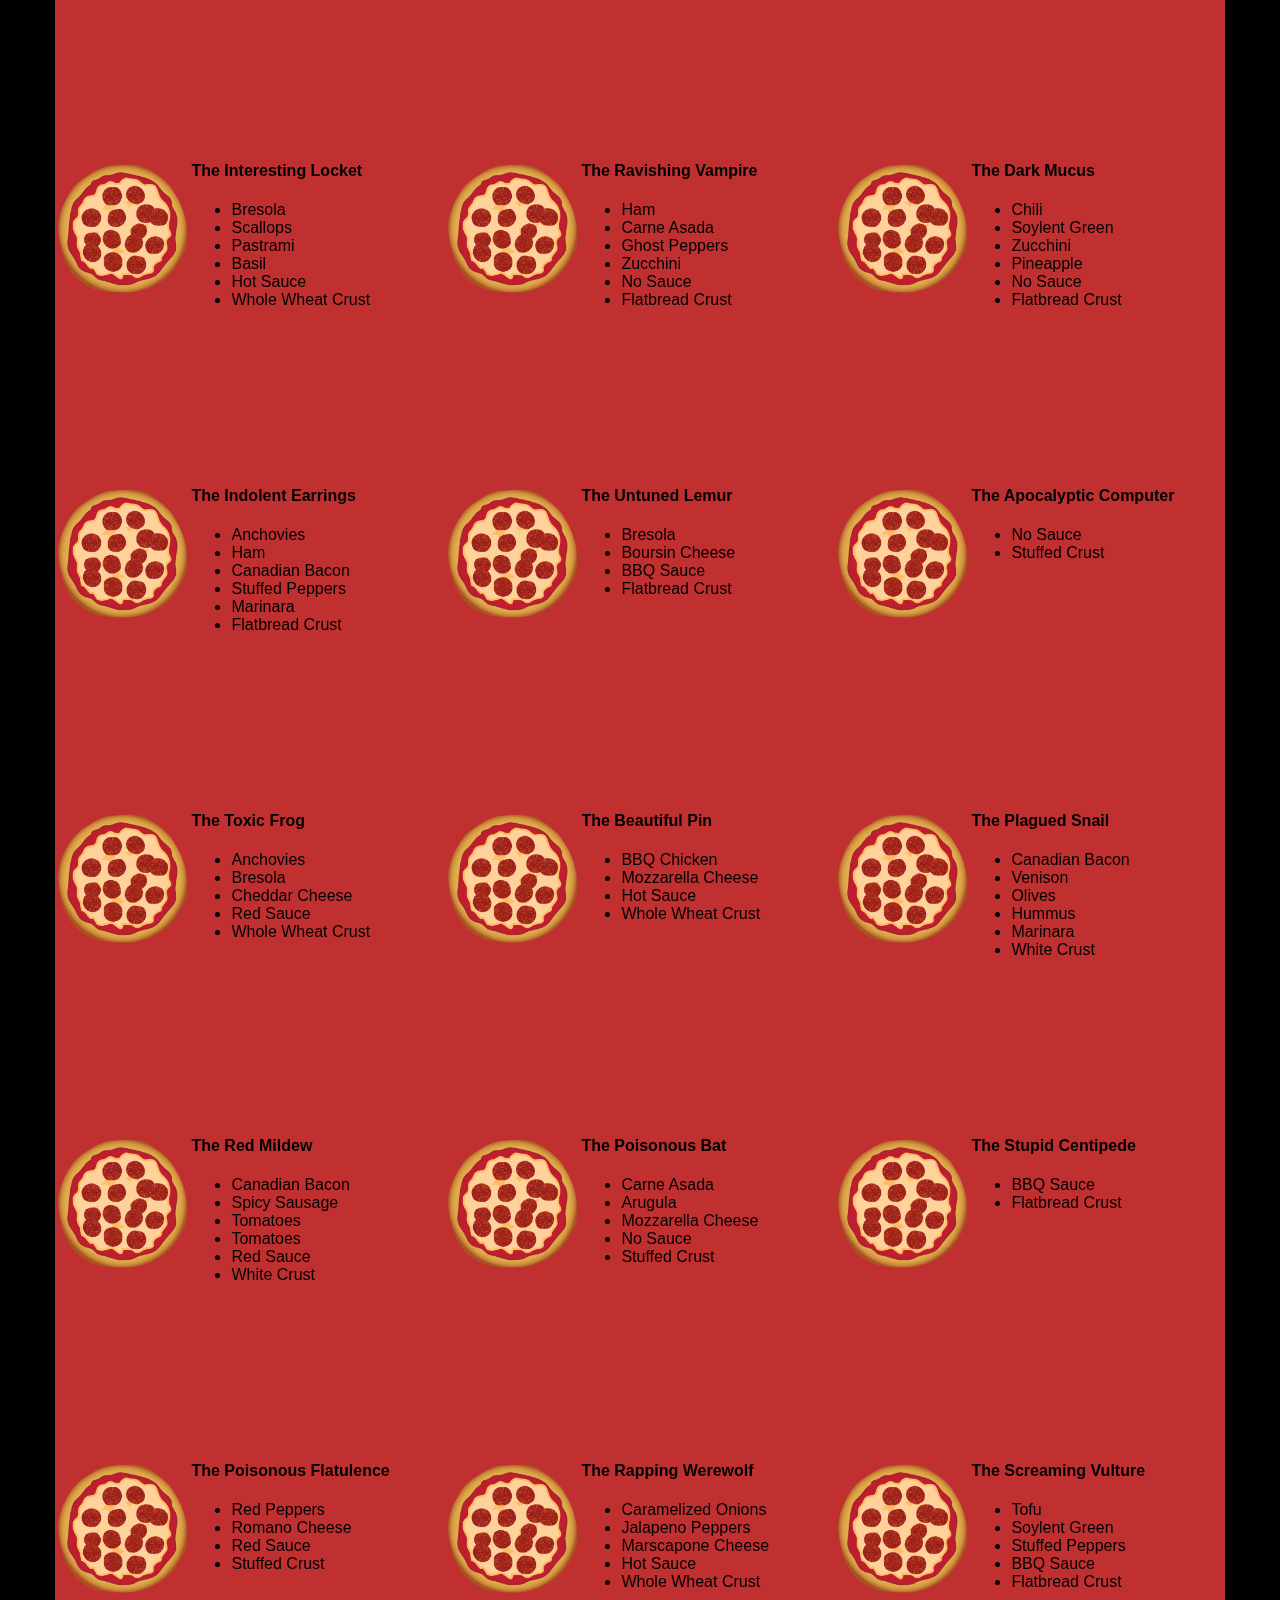
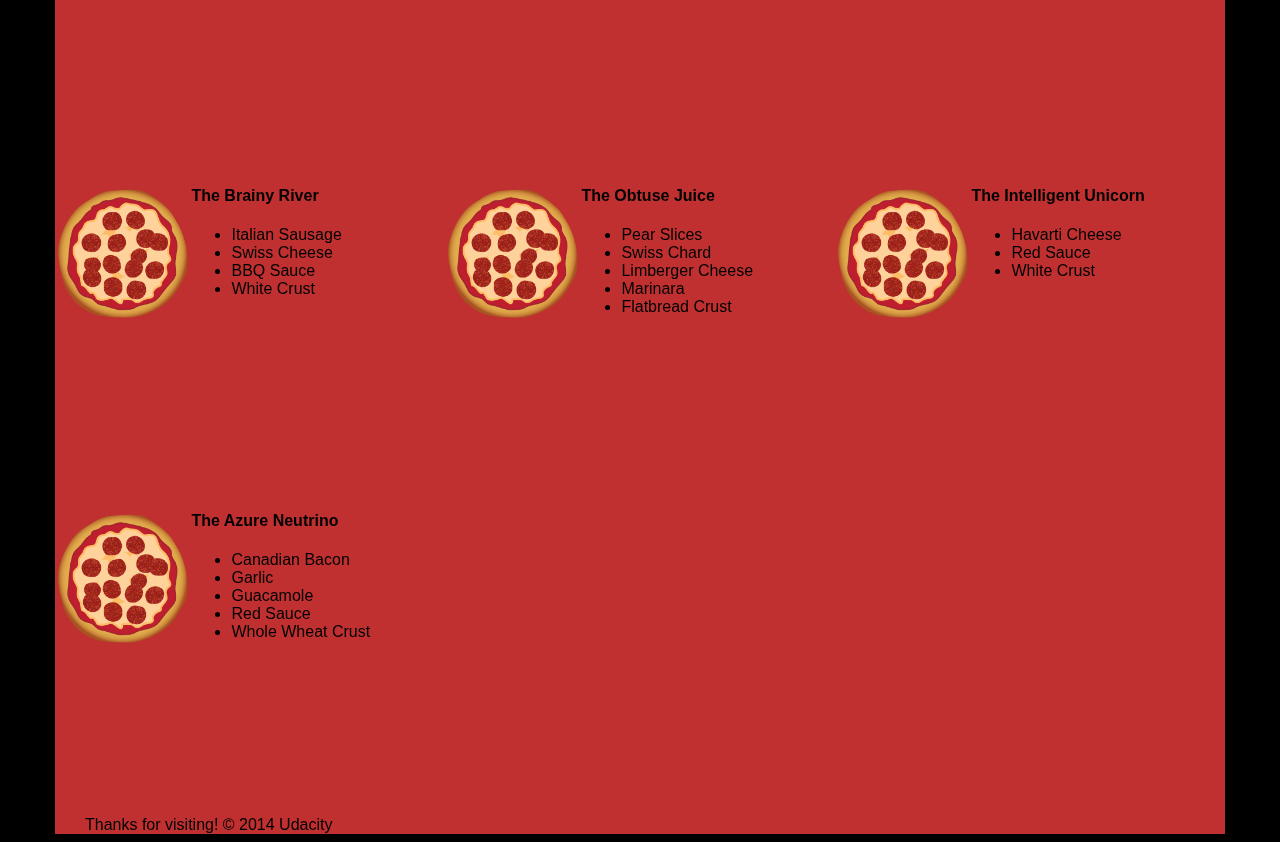
<file: pro7weboptimisation/views/pizza.html>
<!DOCTYPE HTML>
<html>
<head>
  <link rel="stylesheet" href="css/style.css">
  <link rel="stylesheet" href="css/bootstrap-grid.css">
</head>
<body>
  <div class="container">
    <div id="header" class="row">
      <div class="col-md-6">
        <div class="row">
          <div class="col-md-12">
            <h1>Cam's Pizzeria</h1>
            <div class="row">
              <div id="menu" class="col-md-12">
                <form action="#randomPizzas">
                  <input type="submit" value="Menu">
                </form>
                <form action="#ingredients">
                  <input type="submit" value="Our Ingredients">
                </form>
                <form action="#locations">
                  <input type="submit" value="Locations">
                </form>
                <form action="#" onsubmit="alert('Thanks for clicking! This button doesn\'t do anything because this is a fake pizzeria :\)')">
                  <input type="submit" value="Contact Us">
                </form>
              </div>
            </div>
          </div>
        </div>
      </div>
      <div id="movingPizzas1" class="col-md-6">
      </div>
    </div>
    <div id="callToAction" class="row">
      <div class="col-md-4">
        <img src="images/pizzeria1.jpg" class="img-responsive">
      </div>
      <div class="col-md-8">
        <div class="row">
          <div class="col-md-12">
            <h2>We Have Hundreds of Pizza Recipes!</h2>
            <p>At Cam's Pizzeria, we know you want options. Pepperoni? Boring. Cheese? No way! Sausage? C'mon, let's get creative.</p>
            <p>We have every pizza ingredient imaginable in our kitchen because we know you take choice seriously. Take a look through our menu of hundreds of pizza options and we know that you'll find something you love.</p>
          </div>
        </div>
        <div class="row">
          <div class="col-md-6 col-md-push-3">
            <form action="#randomPizzas">
              <input type="submit" value="Pick a Pizza Now!">
            </form>
          </div>
        </div>
      </div>
    </div>
    <div id="ingredients" class="row">
      <div class="col-md-8 col-md-push-2">
        <div class="row">
          <div class="col-md-12 centered">
            <h2>Ingredients!</h2>
          </div>
        </div>
        <div class="row">
          <div class="col-md-12">
            <p>We've scoured the planet for the best pizza ingredients. Our crack team of ingredient specialists are on constant lookout for new and interesting pizza ingredients.</p>
            <p>We have classic meats like pepperoni, sausage, and barbecue chicken. But you can find even more fun meats like coppa, kielbasa and soylent green on our menu too.</p>
            <p>Not interested in meat? No problem! We love our veggies too :) We have everything from arugula to zucchini.</p>
          </div>
        </div>
      </div>
    </div>
    <div id="locations" class="row">
      <div class="col-md-12">
        <h2 style="text-align: center">Locations!</h2>
        <div class="row">
          <div class="col-md-6">
            <h3>Pizza Road</h3>
            <p>1800 Pizza Road<br>San Francisco, CA<br>01010<br>555-555-5555</p>
          </div>
          <div class="col-md-6">
            <h3>Classic Pie Way</h3>
            <p>999 Classic Pie Way<br>New York, NY<br>00100<br>555-555-5555</p>
          </div>
        </div>
      </div>
    </div>
    <div id="pizzaGenerator" class="row">
      <div class="col-md-12">
        <h2 style="text-align: center">Our Pizzas!</h2>
        <div class="row">
          <div class="col-md-12">
            <em>What size pizza would you like? Use the slider below to change pizza sizes.</em>
          </div>
          <div id="pizzaSize" class="col-md-6">Medium</div>
          <div class="col-md-12">
            <input id="sizeSlider" type="range" min="1" max="3" value="2" step="1" onchange="resizePizzas(this.value)"></input>
          </div>
        </div>
        <div id="randomPizzas" class="row">
          <div id="pizza0" class="randomPizzaContainer" style="width:33.33%; height: 325px;">
            <div style="width:35%">
              <img src="images/pizza.png" class="img-responsive">
            </div>
            <div style="width:65%">
              <h4>The Udacity Special</h4>
              <ul>
                <li>Turkey</li>
                <li>Tofu</li>
                <li>Cauliflower</li>
                <li>Sun Dried Tomatoes</li>
                <li>Velveeta Cheese</li>
                <li>Red Sauce</li>
                <li>Whole Wheat Crust</li>
              </ul>
            </div>
          </div>
          <div id="pizza1" class="randomPizzaContainer" style="width:33.33%; height: 325px;">
            <div style="width:35%">
              <img src="images/pizza.png" class="img-responsive">
            </div>
            <div style="width:65%">
              <h4>The Cameron Special</h4>
              <ul>
                <li>Chicken</li>
                <li>Hot Sauce</li>
                <li>White Crust</li>
              </ul>
            </div>
          </div>
        </div>
      </div>
    </div>
    <div id="footer" class="col-md-12">Thanks for visiting! &copy; 2014 Udacity</div>
  </div>
  <script type="text/javascript" src="js/main.js"></script>
</body>
</html>
</html>
</file>
<file: pro4portfolio/css/style.css>
.section {
  padding-top: 10px;
}

.header {
  text-align: right;
}

p {
  text-align: center;
}

h1,h2,h3 {
  font-family: 'Bahiana', cursive;
  text-transform: uppercase;
}

.centrepic {
  width: 100%;
}

.irony {
  width:100%;
}
hr {
  box-shadow: 5px 5px 2.5px #888888;
}
</file>
<file: pro6arcadegame/css/style.css>
body,
div,
ul,
li,
p,
h1,
h2,
h3,
h4,
h5,
h6 {
  padding: 0;
  margin: 0;
  font-family: "Roboto", sans-serif;
}

.clear-fix {
  overflow: auto;
}

.education-entry,
.work-entry,
.project-entry {
  padding: 0 5%;
}

h1 {
  font-size: 40px;
  color: #f5a623;
  line-height: 48px;
  display: inline;
}

h2 {
  font-weight: bold;
  font-size: 24px;
  color: #999;
  line-height: 29px;
  padding: 10px;
}

h3 {
  font-style: italic;
  font-size: 20px;
  color: #000;
  line-height: 22px;
}

h4 {
  font-weight: bold;
  font-size: 14px;
  color: #4a4a4a;
  line-height: 17px;
}

h2,
h3,
h4,
h5 {
  padding: 10px 5%;

}


.date-text {
  font-style: italic;
  font-size: 14px;
  color: #999;
  line-height: 16px;
  float: left;
}

.location-text {
  font-style: italic;
  font-size: 14px;
  color: #999;
  line-height: 16px;
  float: right;

}

p {
  font-size: 14px;
  color: #333;
  line-height: 21px;
}

a {
  color: #1199c3;
  text-decoration: none;
  margin-top: 10px;
  display: block;
}

.welcome-message {
  font-style: italic;
  font-size: 18px;
  color: #f3f3f3;
  line-height: 28px;
}

#skills-h3 {
  color: #f5ae23;
  display: none;
}

.orange {
  background-color: #f5ae23;
}

.orange-text {
  color: #f5ae23;
}

.white-text {
  font-weight: bold;
  color: #fff;
}

.gray {
  background-color: #f3f3f3;
  padding-bottom: 10px;
  clear: both;
}

.dark-gray {
  background-color: #4a4a4a;
}

/* TODO: Replace with image later */
#header {
  background-color: #484848;
}

.flex-box {
  display: -webkit-flex;
  display: flex;
  flex-direction: row;
  flex-wrap: wrap;
  justify-content: space-around;
  padding: 10px;
}

.flex-column {
  display: flex;
  flex-direction: column;
  flex-wrap: nowrap;
  padding: 10px;
}

.center-content {
  padding: 2.5% 5%;
}

ul {
  list-style-type: none;
}

.biopic {
  float: left;
  padding: 10px;
  display: none;
}

img {
  padding: 10px;
}

span {
  padding: 5px;
}

#lets-connect {
  text-align: center;
}

/* Media queries to handle various device widths */

@media only screen and (max-width: 1024px) {
  #lets-connect {
    margin-top: 5%;
  }
}

@media only screen and (max-width:900px) {
  .biopic {
    width: 175px;
  }
}

@media only screen and (max-width: 750px) {
  #lets-connect {
    margin-top: 10%;
  }
  .biopic {
    width: 150px;
  }
  .welcome-message {
    display: none;
  }
}

#map {
  display: block;
  height: 100%;
  margin: 0 5%;
}

#mapDiv {
  height: 400px;
  width: 100%;
  padding-bottom: 5%;
}

@media only screen and (min-width: 750px) {
  #skills-h3,
  .biopic {
    display: block;
  }
}
.container
{
  font-family: 'Fjalla One', sans-serif;
}
</file>
<file: pro7weboptimisation/css/print.css>
@media print {
  * { background: transparent !important; color: black !important; text-shadow: none !important; filter:none !important; -ms-filter: none !important; }
  a, a:visited { color: #444 !important; text-decoration: underline; }
  a[href]:after { content: " (" attr(href) ")"; }
  tr, img { page-break-inside: avoid; }
  img { max-width: 100% !important; }
  @page { margin: 0.5cm; }
  p, h2, h3 { orphans: 3; widows: 3; }
  h2, h3{ page-break-after: avoid; }
}
</file>
<file: pro3fend-animal-trading-cards-master/styles.css>
.penguin-card
{
  border: 1px solid gray;
  /*border-color: gray;*/
  width: 320px;
  /*margin-left: 500px;*/
  margin-left: auto;
  margin-right: auto;
   padding: 10px;
  -webkit-box-shadow: 20px 22px 0px -6px rgba(119,122,118,0.5);
-moz-box-shadow: 20px 22px 0px -6px rgba(119,122,118,0.5);
box-shadow: 20px 22px 0px -6px rgba(119,122,118,0.5);
}
.penguin-description
{
  border: solid;
  border-color: gray;
  padding: 10px;
}
.penguin-image
{
  padding-bottom: 10px;
}
.penguin-facts
{
 list-style-type: none;
 padding: 0;
}
</file>
<file: pro7weboptimisation/css/style.css>
html {
  font-size: 100%;
  overflow-y: scroll;
  -webkit-tap-highlight-color: rgba(0,0,0,0);
  -ms-text-size-adjust: 100%;
  -webkit-text-size-adjust: none;
}
body { margin: 0; font-size: 14px; line-height: 1.61; font-weight: 400; }
body, button, input, select, textarea { font-family: 'Open Sans', sans-serif; color: #333; }

a { color: #12C; }
a:visited { color: #61C; }
a:focus { outline: thin dotted; }
a:hover, a:active { color: #c00; outline: 0; }

b, strong { font-weight: bold; }
pre, code { font-family: monospace, monospace; font-size: 1em; }
ul, ol { margin: 1em 0; padding: 0 0 0 20px; }
img { border: 0; max-width: 100%; }

body { background: #fff; }
header, footer, .container { max-width: 45em; margin: 0 auto; }

header { padding: 0 0.5em; color: #C90B0B; }
header img { border-radius: 40px; float: left; }
header p { font-size:1.5em; font-weight: bold; padding-left: 4em;}
header p span { font-size: 0.8em; font-weight: normal;}

.hero { padding: 2em; background-color: #f8f8f8; font-size:1.2em;
  border-bottom: 1px solid #ccc;
  border-top: 1px solid #ccc;
}

.content { padding: 1em 1em; }
.content li { list-style-type: none; font-size: 1.1em;}
li img { float:left; padding-right: 1em; }
li p { font-size: 0.9em; font-style: italic; }

footer {
  padding: 0 0.5em;
  border-top: 1px solid #ccc;
}
footer span { float: right; font-style: italic; }

/* Smartphones (portrait) */
@media only screen and (max-width: 480px) {
  body { font-size: 12px;}
  header p { padding-left: 4.5em;}
}
</file>
<file: pro7weboptimisation/views/css/style.css>
/** {
  outline: 1px solid red !important;
}*/
* {
  -webkit-box-sizing: border-box;
  -moz-box-sizing: border-box;
  -box-sizing: border-box;
}

body {
  font-family: "Trebuchet MS", Helvetica, sans-serif;
  background: black;
}

input {
  background: grey;
  font-size: 18px;
}

form {
  display: inline-block;
}

.centered {
  text-align: center;
}

#pizzaSize {
  font-weight: 800;
}

.mover {
  position: fixed;
  width: 256px;
  z-index: -1;
}

.randomPizzaContainer {
  float: left;
  display: flex;
}

.randomPizzaContainer:after {
  content: "";
  display: table;
  clear:both;
}

 .container {
  background-color: rgba(240, 60, 60, 0.8);
}
</file>
